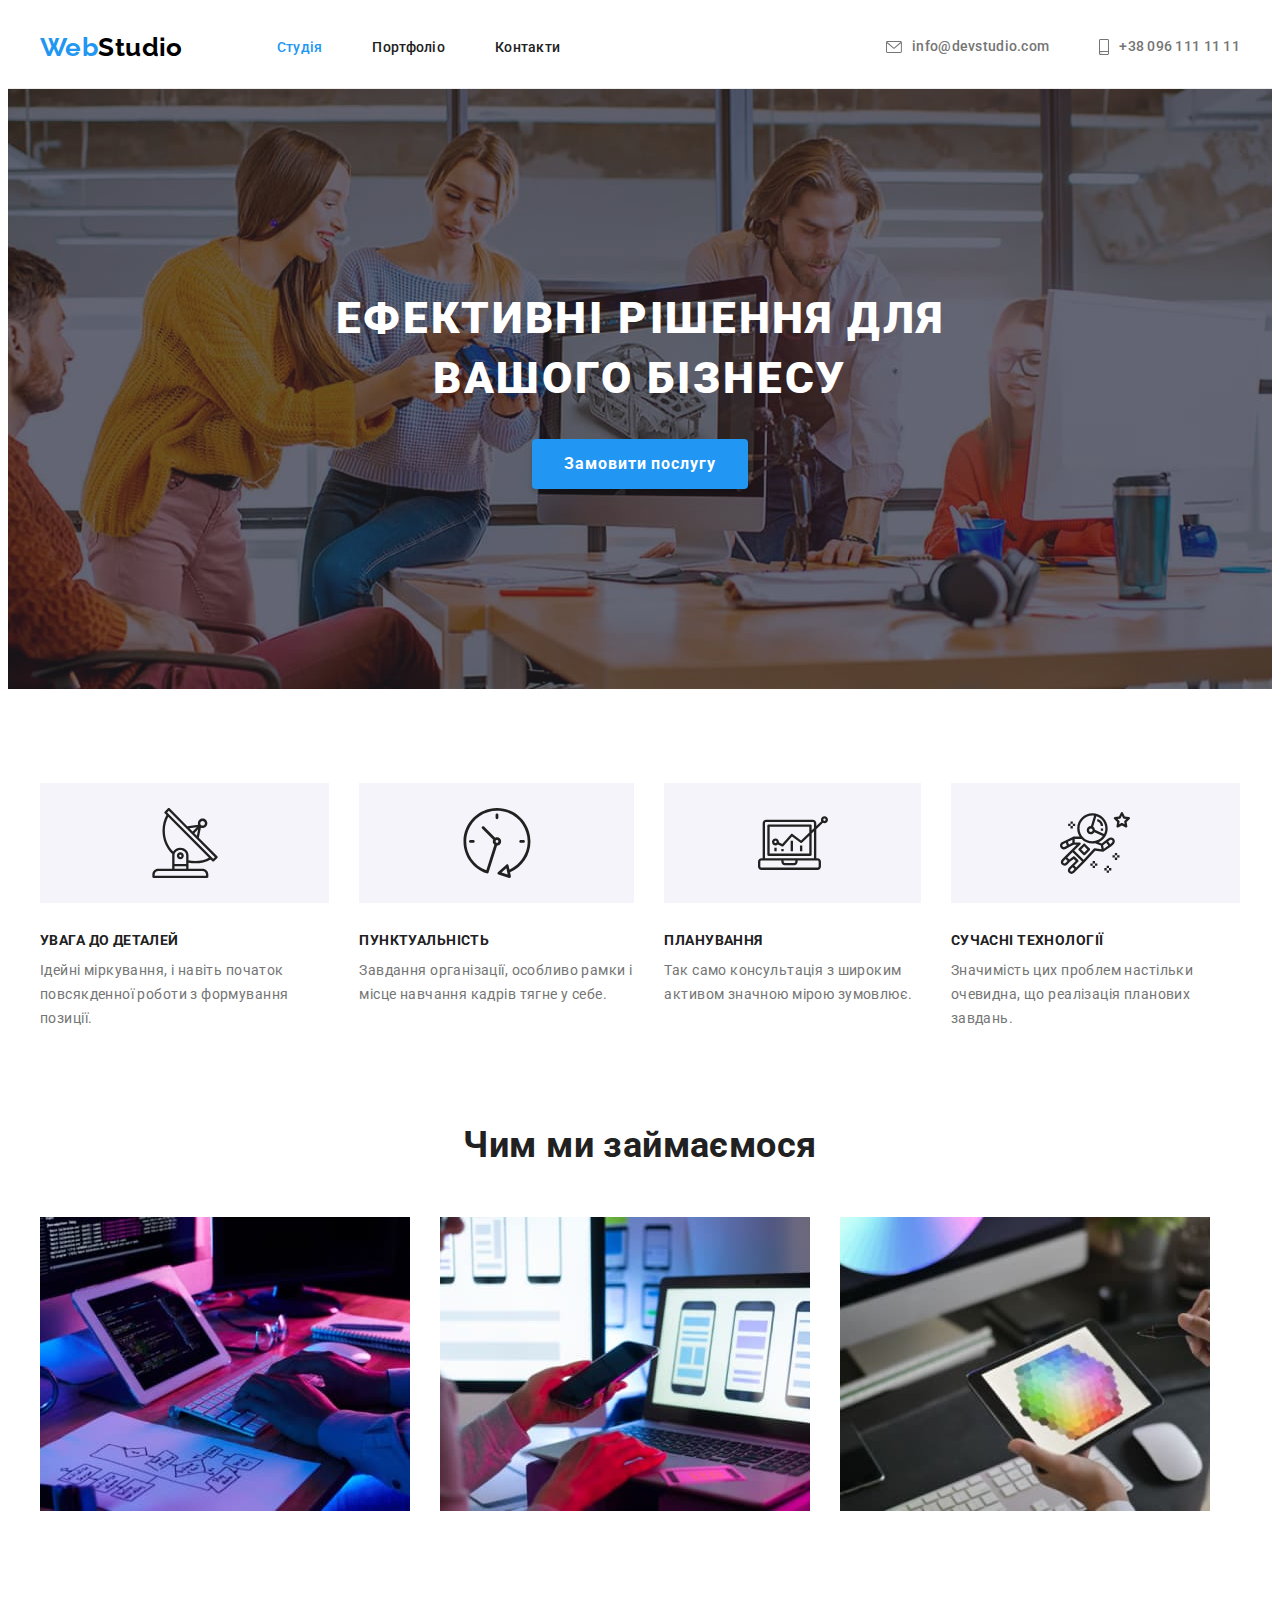
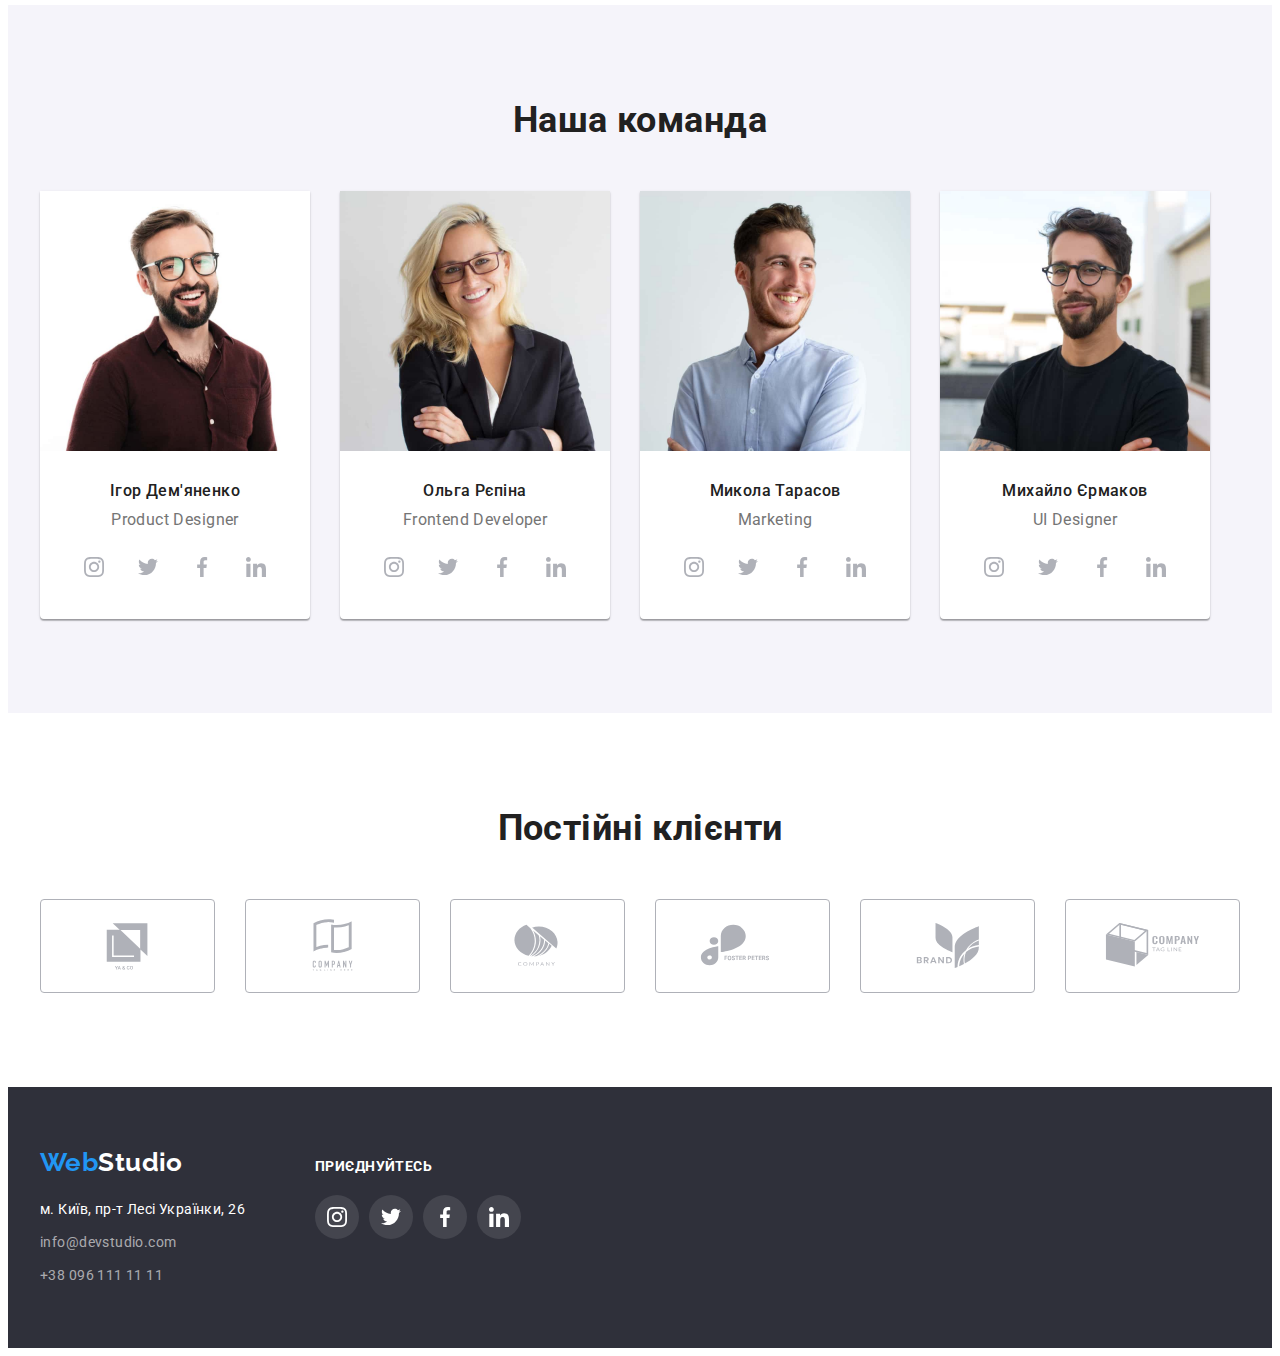
<file: index.html>
<!DOCTYPE html>
<html lang="uk">
  <head>
    <meta charset="UTF-8" />
    <meta http-equiv="X-UA-Compatible" content="IE=edge" />
    <meta name="viewport" content="width=device-width, initial-scale=1.0" />
    <title>Document</title>
    <link rel="preconnect" href="https://fonts.googleapis.com" />
    <link rel="preconnect" href="https://fonts.gstatic.com" crossorigin />
    <link
      href="https://fonts.googleapis.com/css2?family=Raleway:wght@700&family=Roboto:wght@400;500;700;900&display=swap"
      rel="stylesheet"
    />
    <link
      rel="stylesheet"
      href="https://cdnjs.cloudflare.com/ajax/libs/modern-normalize/1.1.0/modern-normalize.min.css"
      integrity="sha512-wpPYUAdjBVSE4KJnH1VR1HeZfpl1ub8YT/NKx4PuQ5NmX2tKuGu6U/JRp5y+Y8XG2tV+wKQpNHVUX03MfMFn9Q=="
      crossorigin="anonymous"
      referrerpolicy="no-referrer"
    />
    <link rel="stylesheet" href="./css/style.css" />
  </head>
  <body>
    <!--Header-->
    <header class="header">
      <div class="container flex-header">
        <nav class="nav-list-logo">
          <a class="logo" href="./index.html" lang="en"
            >Web<span class="logo-black">Studio</span></a
          >
          <ul class="list nav-list">
            <li><a class="nav-item current" href="./index.html">Студія</a></li>
            <li><a class="nav-item" href="./portfolio.html">Портфоліо</a></li>
            <li><a class="nav-item" href="">Контакти</a></li>
          </ul>
        </nav>
            <ul class="list contacs-list">
          <li>
            <div class="li">
               <a class="nav-item contacs nav-icon" href="mailto:info@devstudio.com">  
                <svg class="svg-mail" width="16" height="12">
                <use href="./images/symbol-defs.svg#icon-envelope"></use>
              </svg>
              info@devstudio.com</a
            >
          </div>
          </li>
          <li>
            <div class="li">
            <a class="nav-item contacs nav-icon" href="tel:+380961111111">
              <svg class="svg-tel" width="10" height="16">
                <use href="./images/symbol-defs.svg#icon-smartphone"></use>
              </svg>
              +38 096 111 11 11</a
            >
          </div>
          </li>
        </ul>
      </div>
    </header>
    <!--Main-->
    <main>
      <!--Hero-->
      <section class="hero">
        <div class="container">
          <h1 class="hero-title">Ефективні рішення для вашого бізнесу</h1>
          <button class="button" type="button">Замовити послугу</button>
        </div>
      </section>
      <!--Our advantages-->
      <section class="advantages">
        <div class="container">
        <h2 class="visually-hidden">Наші переваги</h2>
        <ul class="list advantages-list">
          <li class="advantages-item">
            <div class="advantages-link">
              <svg class="advantages-icon" width="70" height="70">
                <use href="./images/symbol-defs.svg#icon-antenna"></use>
              </svg></div>
                     <h3 class="secondary-title">УВАГА ДО ДЕТАЛЕЙ</h3>
            <p class="text">
              Ідейні міркування, і навіть початок повсякденної роботи з
              формування позиції.
            </p>
          </li>
          <li class="advantages-item">
            <div class="advantages-link">
              <svg class="advantages-icon" width="70" height="70">
                <use href="./images/symbol-defs.svg#icon-clock"></use>
              </svg></div>
            <h3 class="secondary-title">ПУНКТУАЛЬНІСТЬ</h3>
            <p class="text">
              Завдання організації, особливо рамки і місце навчання кадрів тягне
              у себе.
            </p>
          </li>
          <li class="advantages-item">
            <div class="advantages-link">
              <svg class="advantages-icon" width="70" height="70">
                <use href="./images/symbol-defs.svg#icon-diagram"></use>
              </svg></div>
            <h3 class="secondary-title">ПЛАНУВАННЯ</h3>
       <p class="text">
              Так само консультація з широким активом значною мірою зумовлює.
            </p>
          </li>
          <li class="advantages-item">
            <div class="advantages-link">
              <svg class="advantages-icon" width="70" height="70">
                <use href="./images/symbol-defs.svg#icon-astronaut"></use>
              </svg></div>
            <h3 class="secondary-title">СУЧАСНІ ТЕХНОЛОГІЇ</h3>
            <p class="text">
              Значимість цих проблем настільки очевидна, що реалізація планових
              завдань.
            </p>
          </li>
        </ul>
      </div>
      </section>
      <!--What do we do?-->
      <section class="examples">
        <div class="container">
        <h2 class="title">Чим ми займаємося</h2>
        <ul class="list examples-list">
          <li>
            <img
              src="./images/desktop.jpg"
              alt="десктопні технології"
              width="370"
              height="294"
            />
          </li>
          <li>
            <img
              src="./images/mobile.jpg"
              alt="мобільні технології"
              width="370"
              height="294"
            />
          </li>
          <li>
            <img
              src="./images/color.jpg"
              alt="глибина кольору"
              width="370"
              height="294"
            />
          </li>
        </ul>
      </section>
      <!--Our team-->
      <section class="team">
      <div class="container">
        <h2 class="title">Наша команда</h2>
        <ul class="list team-list">
          <li class="team-item">
            <img class="team-photo"
              src="./images/Igor.jpg"
              alt="Ігор Дем'яненко"
              width="270"
              height="260"
            />
            <div class="team-inform">
            <h3 class="team-title">Ігор Дем'яненко</h3>
            <p class="team-position">Product Designer</p>
            <ul class="list team-networks">
              <li class="team-networks-item">
                <a class="team-networks-link" href="">
                  <svg class="team-networks-icons" width="20" height="20">
                    <use href="./images/symbol-defs.svg#icon-instagram">
                    </use>
                  </svg>
                </a></li>
                <li class="team-networks-item">
                  <a class="team-networks-link" href="">
                    <svg class="team-networks-icons" width="20" height="20">
                      <use href="./images/symbol-defs.svg#icon-twitter">
                        </use>
                    </svg>
                  </a></li>
                  <li class="team-networks-item">
                    <a class="team-networks-link" href="">
                      <svg class="team-networks-icons" width="20" height="20">
                        <use href="./images/symbol-defs.svg#icon-facebook">
                            </use>
                      </svg>
                    </a></li>
                    <li class="team-networks-item">
                      <a class="team-networks-link" href="">
                        <svg class="team-networks-icons" width="20" height="20">
                          <use href="./images/symbol-defs.svg#icon-linkedin">
                                </use>
                        </svg>
                      </a></li>
            </ul>
          </div>
        </li>
          <li class="team-item">
            <img class="team-photo"
              src="./images/Olga.jpg"
              alt="Ольга Рєпіна"
              width="270"
              height="260"
            />
            <div class="team-inform">
            <h3 class="team-title">Ольга Рєпіна</h3>
            <p class="team-position">Frontend Developer</p>
            <ul class="list team-networks">
              <li class="team-networks-item">
                <a class="team-networks-link" href="">
                  <svg class="team-networks-icons" width="20" height="20">
                    <use href="./images/symbol-defs.svg#icon-instagram">
                    </use>
                  </svg>
                </a></li>
                <li class="team-networks-item">
                  <a class="team-networks-link" href="">
                    <svg class="team-networks-icons" width="20" height="20">
                      <use href="./images/symbol-defs.svg#icon-twitter">
                        </use>
                    </svg>
                  </a></li>
                  <li class="team-networks-item">
                    <a class="team-networks-link" href="">
                      <svg class="team-networks-icons" width="20" height="20">
                        <use href="./images/symbol-defs.svg#icon-facebook">
                            </use>
                      </svg>
                    </a></li>
                    <li class="team-networks-item">
                      <a class="team-networks-link" href="">
                        <svg class="team-networks-icons" width="20" height="20">
                          <use href="./images/symbol-defs.svg#icon-linkedin">
                                </use>
                        </svg>
                      </a></li>
            </ul>
          </div>
        </li>
          <li class="team-item">
            <img class="team-photo"
              src="./images/Mykola.jpg"
              alt="Микола Тарасов"
              width="270"
              height="260"
            />
            <div class="team-inform">
            <h3 class="team-title">Микола Тарасов</h3>
            <p class="team-position">Marketing</p>
            <ul class="list team-networks">
              <li class="team-networks-item">
                <a class="team-networks-link" href="">
                  <svg class="team-networks-icons" width="20" height="20">
                    <use href="./images/symbol-defs.svg#icon-instagram">
                    </use>
                  </svg>
                </a></li>
                <li class="team-networks-item">
                  <a class="team-networks-link" href="">
                    <svg class="team-networks-icons" width="20" height="20">
                      <use href="./images/symbol-defs.svg#icon-twitter">
                        </use>
                    </svg>
                  </a></li>
                  <li class="team-networks-item">
                    <a class="team-networks-link" href="">
                      <svg class="team-networks-icons" width="20" height="20">
                        <use href="./images/symbol-defs.svg#icon-facebook">
                            </use>
                      </svg>
                    </a></li>
                    <li class="team-networks-item">
                      <a class="team-networks-link" href="">
                        <svg class="team-networks-icons" width="20" height="20">
                          <use href="./images/symbol-defs.svg#icon-linkedin">
                                </use>
                        </svg>
                      </a></li>
            </ul>
          </div>
        </li>
          <li class="team-item">
            <img class="team-photo"
              src="./images/Myhailo.jpg"
              alt="Михайло Єрмаков"
              width="270"
              height="260"
            />
            <div class="team-inform">
            <h3 class="team-title">Михайло Єрмаков</h3>
            <p class="team-position">UI Designer</p>
            <ul class="list team-networks">
              <li class="team-networks-item">
                <a class="team-networks-link" href="">
                  <svg class="team-networks-icons" width="20" height="20">
                    <use href="./images/symbol-defs.svg#icon-instagram">
                    </use>
                  </svg>
                </a></li>
                <li class="team-networks-item">
                  <a class="team-networks-link" href="">
                    <svg class="team-networks-icons" width="20" height="20">
                      <use href="./images/symbol-defs.svg#icon-twitter">
                        </use>
                    </svg>
                  </a></li>
                  <li class="team-networks-item">
                    <a class="team-networks-link" href="">
                      <svg class="team-networks-icons" width="20" height="20">
                        <use href="./images/symbol-defs.svg#icon-facebook">
                            </use>
                      </svg>
                    </a></li>
                    <li class="team-networks-item">
                      <a class="team-networks-link" href="">
                        <svg class="team-networks-icons" width="20" height="20">
                          <use href="./images/symbol-defs.svg#icon-linkedin">
                                </use>
                        </svg>
                      </a></li>
            </ul>
          </div>
        </li>
        </ul>
      </div>
      </section>
      <!-- Customers -->
      <section class="customers">
        <div class="container">
          <h2 class="title">Постійні клієнти</h2>
          <ul class="list customers-list">
            <li class="customers-button">
              <a class="customers-link" href="">
              <svg class="customers-icon" width="106" height="60">
                <use href="./images/symbol-defs.svg#icon-Logo-5"></use>
              </svg></a>
            </li>
            <li class="customers-button">
              <a class="customers-link" href="">
              <svg class="customers-icon" width="106" height="60"><use href="./images/symbol-defs.svg#icon-Logo-4"></use>
              </svg></a>
            </li>
            <li class="customers-button">
              <a class="customers-link" href="">
              <svg class="customers-icon" width="106" height="60"><use href="./images/symbol-defs.svg#icon-Logo-3"></use>
              </svg></a>
            </li>
            <li class="customers-button">
              <a class="customers-link" href="">
              <svg class="customers-icon" width="106" height="60"><use href="./images/symbol-defs.svg#icon-Logo-6"></use>
              </svg></a>
            </li>
            <li class="customers-button">
              <a class="customers-link" href="">
              <svg class="customers-icon" width="106" height="60"><use href="./images/symbol-defs.svg#icon-Logo-1"></use>
              </svg></a>
            </li>
            <li class="customers-button">
              <a class="customers-link" href="">
              <svg class="customers-icon" width="106" height="60"><use href="./images/symbol-defs.svg#icon-Logo-2"></use>
              </svg></a>
            </li>
          </ul>
        </div>
      </section>
    </main>
    <!--Footer-->
    <footer class="footer">
      <div class="container footer-flex">
        <div>
        <a class="logo logo-footer" href="./index.html" lang="en"
        >Web<span class="logo-white">Studio</span></a
      >
      <address class="address">
        <a
          class="address-item"
          href="https://goo.gl/maps/dqY5QBXwFPovs5Bk7"
          target="_blank"
          rel="noopener noreferrer nofollow"
        >
          м. Київ, пр-т Лесі Українки, 26</a
        >
        <ul class="list ">
          <li class="footer-address-list">
            <a class="address-list-item" href="mailto:info@devstudio.com"
              >info@devstudio.com</a
            >
          </li>
          <li class="footer-address-list">
            <a class="address-list-item" href="tel:+380961111111"
              >+38 096 111 11 11</a
            >
          </li>
        </ul>
      </address>
      </div>
    <div class="join-content">
      <p class="join">приєднуйтесь</p>
      <ul class="list join-list">
        <li class="join-item">
          <a class="join-link" href="">
            <svg class="join-icon"  width="20" height="20">
              <use href="./images/symbol-defs.svg#icon-instagram" 
            ></use>
            </svg>
          </a></li>
        <li class="join-item">
          <a class="join-link" href="">
            <svg class="join-icon"  width="20" height="20">
              <use href="./images/symbol-defs.svg#icon-twitter" 
            ></use>
            </svg>
        </a></li>
        <li class="join-item">
          <a class="join-link" href="">
            <svg class="join-icon"  width="20" height="20">
              <use href="./images/symbol-defs.svg#icon-facebook" 
            ></use>
            </svg>
        </a></li>
        <li class="join-item">
          <a class="join-link" href="">
            <svg class="join-icon"  width="20" height="20">
              <use href="./images/symbol-defs.svg#icon-linkedin" 
            ></use>
            </svg>
        </a></li>
      </ul>
    </div>
  </div>
    </footer>
  </body>
</html>
</file>
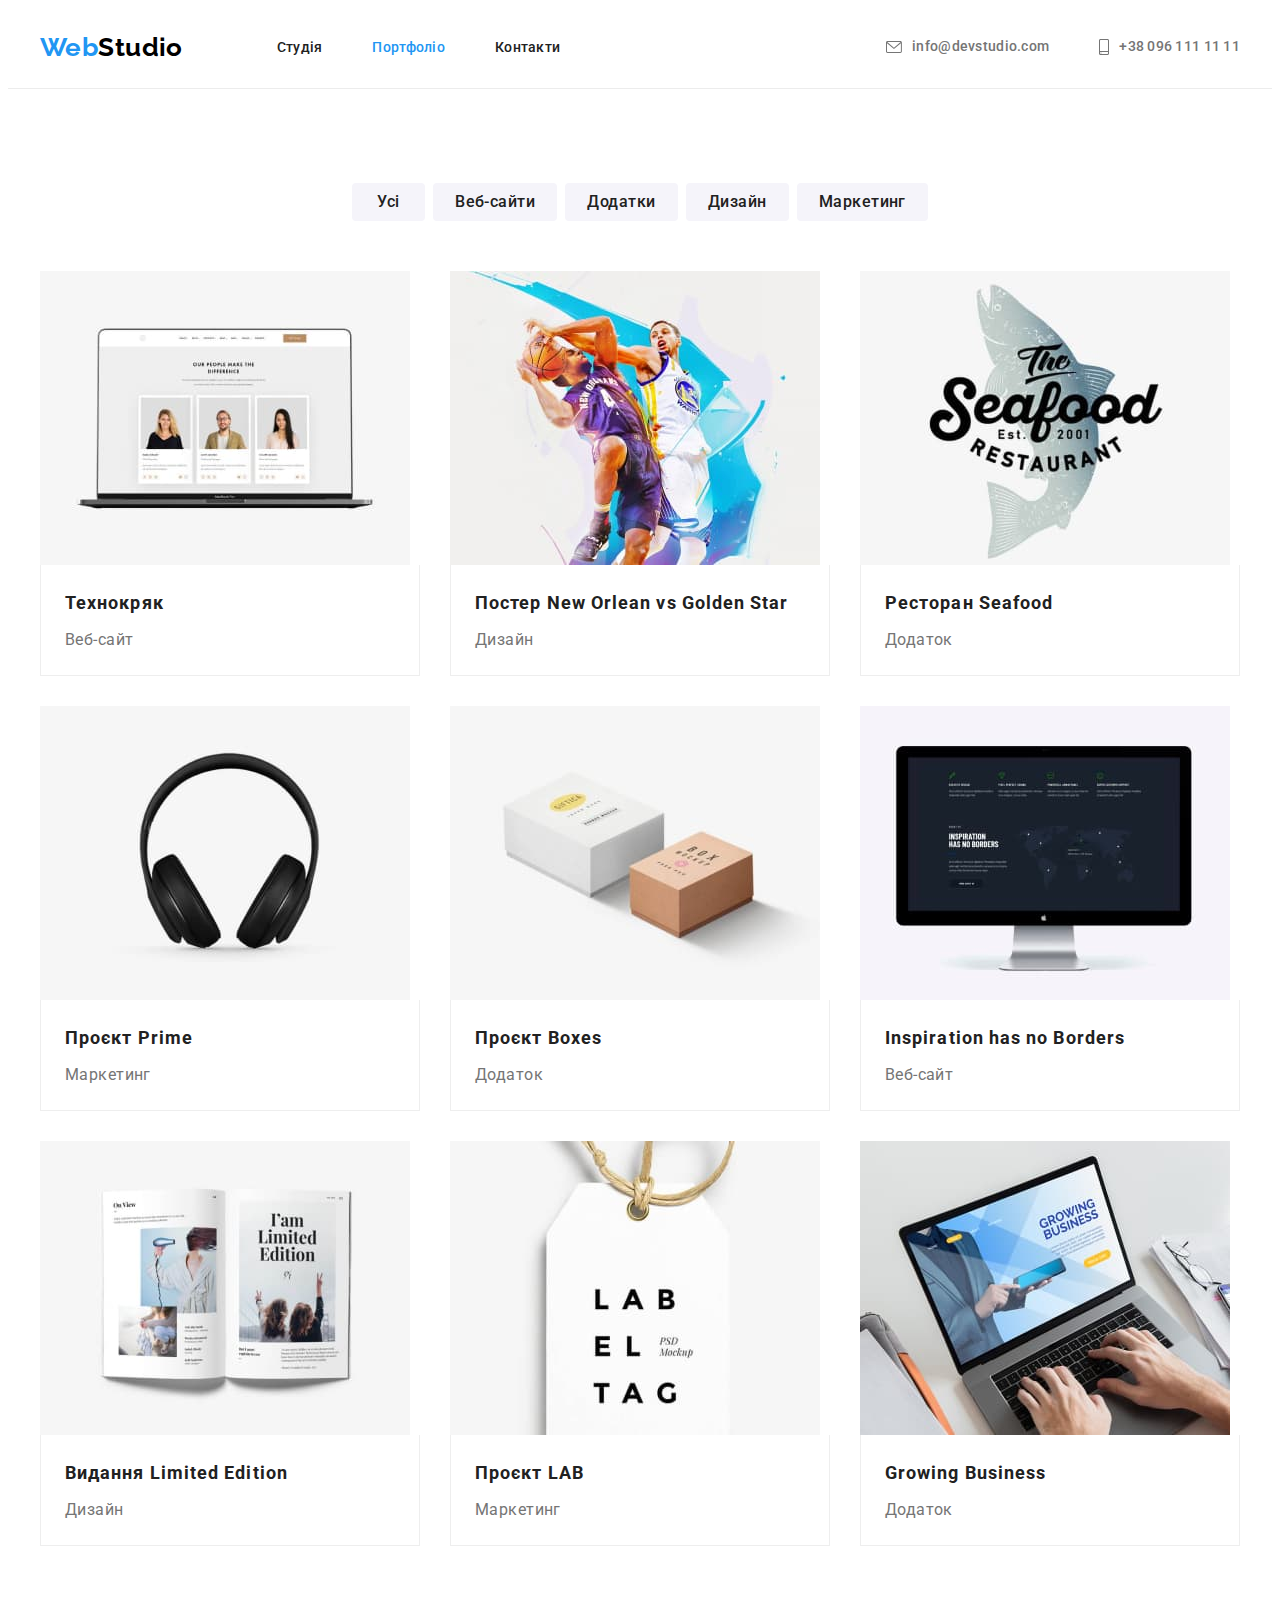
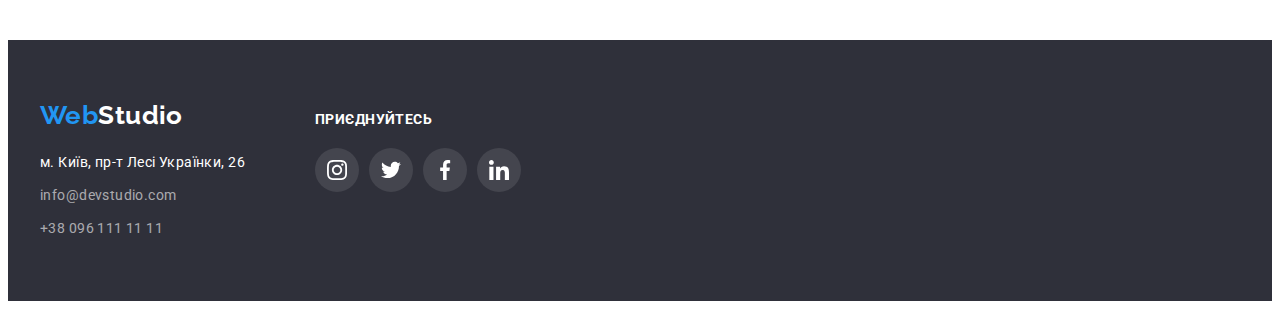
<file: portfolio.html>
<!DOCTYPE html>
<html lang="uk">
  <head>
    <meta charset="UTF-8" />
    <meta http-equiv="X-UA-Compatible" content="IE=edge" />
    <meta name="viewport" content="width=device-width, initial-scale=1.0" />
    <title>Document</title>
    <link rel="preconnect" href="https://fonts.googleapis.com" />
    <link rel="preconnect" href="https://fonts.gstatic.com" crossorigin />
    <link
      href="https://fonts.googleapis.com/css2?family=Raleway:wght@700&family=Roboto:wght@400;500;700;900&display=swap"
      rel="stylesheet"
    />
    <link
      rel="stylesheet"
      href="https://cdnjs.cloudflare.com/ajax/libs/modern-normalize/1.1.0/modern-normalize.min.css"
      integrity="sha512-wpPYUAdjBVSE4KJnH1VR1HeZfpl1ub8YT/NKx4PuQ5NmX2tKuGu6U/JRp5y+Y8XG2tV+wKQpNHVUX03MfMFn9Q=="
      crossorigin="anonymous"
      referrerpolicy="no-referrer"
    />
    <link rel="stylesheet" href="./css/style.css" />
  </head>
  <body>
    <!--Header-->
    <header class="header">
      <div class="container flex-header">
        <nav class="nav-list-logo">
          <a class="logo" href="./index.html" lang="en"
            >Web<span class="logo-black">Studio</span></a
          >
          <ul class="list nav-list">
            <li><a class="nav-item" href="./index.html">Студія</a></li>
            <li>
              <a class="nav-item current" href="./portfolio.html">Портфоліо</a>
            </li>
            <li><a class="nav-item" href="">Контакти</a></li>
          </ul>
        </nav>
        <ul class="list contacs-list">
          <li>
            <div class="li">
              <a
                class="nav-item contacs nav-icon"
                href="mailto:info@devstudio.com"
              >
                <svg class="svg-mail" width="16px" height="12px">
                  <use href="./images/symbol-defs.svg#icon-envelope"></use>
                </svg>
                info@devstudio.com</a
              >
            </div>
          </li>
          <li>
            <div class="li">
              <a class="nav-item contacs nav-icon" href="tel:+380961111111">
                <svg class="svg-tel" width="10px" height="16px">
                  <use href="./images/symbol-defs.svg#icon-smartphone"></use>
                </svg>
                +38 096 111 11 11</a
              >
            </div>
          </li>
        </ul>
      </div>
    </header>
    <!-- Main -->
    <main>
      <section class="portfolio">
        <div class="container">
          <h1 class="visually-hidden">Наші проєкти</h1>
          <ul class="list portfolio-button-list">
            <li><button class="portfolio-button" type="button">Усі</button></li>
            <li>
              <button class="portfolio-button" type="button">Веб-сайти</button>
            </li>
            <li>
              <button class="portfolio-button" type="button">Додатки</button>
            </li>
            <li>
              <button class="portfolio-button" type="button">Дизайн</button>
            </li>
            <li>
              <button class="portfolio-button" type="button">Маркетинг</button>
            </li>
          </ul>
          <ul class="list portfolio-list">
            <li class="portfolio-item">
              <a class="portfolio-card" href="">
                <img
                  class="portfolio-photo"
                  src="./images/portfolio/img1.jpg"
                  alt="технокряк"
                  width="370"
                  height="294"
                />
                <div class="portfolio-inform">
                  <h2 class="portfolio-title">Технокряк</h2>
                  <p class="portfolio-text">Веб-сайт</p>
                </div>
              </a>
            </li>
            <li class="portfolio-item">
              <a class="portfolio-card" href="">
                <img
                  class="portfolio-photo"
                  src="./images/portfolio/img2.jpg"
                  alt="постер"
                  width="370"
                  height="294"
                />
                <div class="portfolio-inform">
                  <h2 class="portfolio-title">
                    Постер New Orlean vs Golden Star
                  </h2>
                  <p class="portfolio-text">Дизайн</p>
                </div>
              </a>
            </li>
            <li class="portfolio-item">
              <a class="portfolio-card" href="">
                <img
                  class="portfolio-photo"
                  src="./images/portfolio/img3.jpg"
                  alt="ресторан"
                  width="370"
                  height="294"
                />
                <div class="portfolio-inform">
                  <h2 class="portfolio-title">Ресторан Seafood</h2>
                  <p class="portfolio-text">Додаток</p>
                </div>
              </a>
            </li>
            <li class="portfolio-item">
              <a class="portfolio-card" href="">
                <img
                  class="portfolio-photo"
                  src="./images/portfolio/img4.jpg"
                  alt="проєкт"
                  width="370"
                  height="294"
                />
                <div class="portfolio-inform">
                  <h2 class="portfolio-title">Проєкт Prime</h2>
                  <p class="portfolio-text">Маркетинг</p>
                </div>
              </a>
            </li>
            <li class="portfolio-item">
              <a class="portfolio-card" href="">
                <img
                  class="portfolio-photo"
                  src="./images/portfolio/img5.jpg"
                  alt="проєкт"
                  width="370"
                  height="294"
                />
                <div class="portfolio-inform">
                  <h2 class="portfolio-title">Проєкт Boxes</h2>
                  <p class="portfolio-text">Додаток</p>
                </div>
              </a>
            </li>
            <li class="portfolio-item">
              <a class="portfolio-card" href="">
                <img
                  class="portfolio-photo"
                  src="./images/portfolio/img6.jpg"
                  alt="вебсайт"
                  width="370"
                  height="294"
                />
                <div class="portfolio-inform">
                  <h2 class="portfolio-title">Inspiration has no Borders</h2>
                  <p class="portfolio-text">Веб-сайт</p>
                </div>
              </a>
            </li>
            <li class="portfolio-item">
              <a class="portfolio-card" href="">
                <img
                  class="portfolio-photo"
                  src="./images/portfolio/img7.jpg"
                  alt="видання"
                  width="370"
                  height="294"
                />
                <div class="portfolio-inform">
                  <h2 class="portfolio-title">Видання Limited Edition</h2>
                  <p class="portfolio-text">Дизайн</p>
                </div>
              </a>
            </li>
            <li class="portfolio-item">
              <a class="portfolio-card" href="">
                <img
                  class="portfolio-photo"
                  src="./images/portfolio/img8.jpg"
                  alt="проєкт"
                  width="370"
                  height="294"
                />
                <div class="portfolio-inform">
                  <h2 class="portfolio-title">Проєкт LAB</h2>
                  <p class="portfolio-text">Маркетинг</p>
                </div>
              </a>
            </li>
            <li class="portfolio-item">
              <a class="portfolio-card" href="">
                <img
                  class="portfolio-photo"
                  src="./images/portfolio/img9.jpg"
                  alt="додаток"
                  width="370"
                  height="294"
                />
                <div class="portfolio-inform">
                  <h2 class="portfolio-title">Growing Business</h2>
                  <p class="portfolio-text">Додаток</p>
                </div>
              </a>
            </li>
          </ul>
        </div>
      </section>
    </main>
    <!--Footer-->
    <footer class="footer">
      <div class="container footer-flex">
        <div>
          <a class="logo logo-footer" href="./index.html" lang="en"
            >Web<span class="logo-white">Studio</span></a
          >
          <address class="address">
            <a
              class="address-item"
              href="https://goo.gl/maps/dqY5QBXwFPovs5Bk7"
              target="_blank"
              rel="noopener noreferrer nofollow"
            >
              м. Київ, пр-т Лесі Українки, 26</a
            >
            <ul class="list">
              <li class="footer-address-list">
                <a class="address-list-item" href="mailto:info@devstudio.com"
                  >info@devstudio.com</a
                >
              </li>
              <li class="footer-address-list">
                <a class="address-list-item" href="tel:+380961111111"
                  >+38 096 111 11 11</a
                >
              </li>
            </ul>
          </address>
        </div>
        <div class="join-content">
          <p class="join">приєднуйтесь</p>
          <ul class="list join-list">
            <li class="join-item">
              <a class="join-link" href="">
                <svg class="join-icon" width="20px" height="20px">
                  <use href="./images/symbol-defs.svg#icon-instagram"></use>
                </svg>
              </a>
            </li>
            <li class="join-item">
              <a class="join-link" href="">
                <svg class="join-icon" width="20px" height="20px">
                  <use href="./images/symbol-defs.svg#icon-twitter"></use>
                </svg>
              </a>
            </li>
            <li class="join-item">
              <a class="join-link" href="">
                <svg class="join-icon" width="20px" height="20px">
                  <use href="./images/symbol-defs.svg#icon-facebook"></use>
                </svg>
              </a>
            </li>
            <li class="join-item">
              <a class="join-link" href="">
                <svg class="join-icon" width="20px" height="20px">
                  <use href="./images/symbol-defs.svg#icon-linkedin"></use>
                </svg>
              </a>
            </li>
          </ul>
        </div>
      </div>
    </footer>
  </body>
</html>
</file>
<file: css/style.css>
:root {
    --main-color: #757575;
    --title-color: #212121;
    --accent-color: #2196F3;
    --white-color: #FFFFFF;
    --background-color: #2F303A;
    --secondary-babackground-color: #F5F4FA;
    --card-background: #FFFFFF;
    --icon-color: #AFB1B8;
}

p,
h1,
h2,
h3,
h4,
h5,
h6 {
    margin: 0;
}

ul,
ol {
    margin: 0;
    padding-left: 0;
}

button {
    cursor: pointer;
}

address {
    font-style: normal;
}

img {
    display: block;
}



body {
    font-family: 'Roboto', sans-serif;
    font-weight: 400;
    font-size: 14px;
    line-height: 1.71;
    letter-spacing: 0.03em;

    color: var(--main-color);
    background-color: var(--white-color);
}


.container {
    width: 1200px;
    padding-left: 15px;
    padding-right: 15px;
    margin: 0 auto;
}

/* Header */
.header {
    padding-top: 24px;
    padding-bottom: 25px;
    border-bottom: 1px solid #ECECEC;
}


.logo {
    display: inline-block;

    font-family: 'Raleway', sans-serif;
    font-weight: 700;
    font-size: 26px;
    line-height: 1.19;
    text-decoration: none;

    color: var(--accent-color);

    margin-right: 94px;

}

.logo-black {
    color: #000000;
}

.list {
    list-style: none;
}

.nav-list {
    display: flex;
    gap: 50px;
}

.contacs-list {
    display: flex;
    gap: 50px;
    margin-left: auto;
}

.nav-list-logo {
    display: flex;
    align-items: center;
}

.flex-header {
    display: flex;
    align-items: center;
}

.nav-item {
    font-family: inherit;
    font-weight: 500;
    line-height: 1.14;
    letter-spacing: 0.02em;
    text-decoration: none;

    color: var(--title-color);
}

.nav-item:hover,
.nav-item:focus {
    color: var(--accent-color);
}

.contacs {
    color: var(--main-color);
}


.nav-icon {
    display: flex;
    align-content: center;
    align-items: center;
    justify-content: center;
    gap: 10px;
}

.current {
    color: var(--accent-color);
}



.svg-mail,
.svg-tel {
    fill: var(--main-color);
}


.li {
    text-decoration: none;
    display: flex;
    align-content: center;
    align-items: center;
    justify-content: center;
    gap: 10px;
}


.nav-item:hover .svg-mail,
.nav-item:focus .svg-mail {
    fill: var(--accent-color);
}

.nav-item:hover .svg-tel,
.nav-item:focus .svg-tel {
    fill: var(--accent-color);
}



/* Hero */

.hero {
    background-color: var(--background-color);
    background-image: linear-gradient(rgba(47, 48, 58, 0.4), rgba(47, 48, 58, 0.4)), url(../images/hero-bg.jpg);
    background-repeat: no-repeat;
    background-position: center;
    background-size: cover;
    text-align: center;
    padding-top: 200px;
    padding-bottom: 200px;
    max-width: 1600px;
    margin-left: auto;
    margin-right: auto;
}

.hero-title {
    font-weight: 900;
    font-size: 44px;
    line-height: 1.36;
    text-align: center;
    letter-spacing: 0.06em;
    text-transform: uppercase;

    color: var(--white-color);

    margin-bottom: 30px;
    margin-left: auto;
    margin-right: auto;

    max-width: 696px;
}

.button {
    font-family: inherit;
    font-weight: 700;
    font-size: 16px;
    line-height: 1.88;
    letter-spacing: 0.06em;
    cursor: pointer;
    border: none;
    border-radius: 4px;
    box-shadow: 0px 4px 4px rgba(0, 0, 0, 0.15);

    color: var(--white-color);
    background-color: var(--accent-color);
    padding: 10px 32px;

}


/* Our advantages */


.advantages {
    padding-top: 94px;
    padding-bottom: 94px;
}


.visually-hidden {
    position: absolute;
    width: 1px;
    height: 1px;
    margin: -1px;
    border: 0;
    padding: 0;

    white-space: nowrap;
    clip-path: inset(100%);
    clip: rect(0 0 0 0);
    overflow: hidden;
}

.advantages-list {
    display: flex;
    gap: 30px;
}

.advantages-link {
    display: flex;
    justify-content: center;
    align-items: center;
    height: 120px;
    background-color: var(--secondary-babackground-color);
    margin-bottom: 30px;
}

.advantages-icon {
    fill: var(--title-color);
}


.advantages-item {
    background-position: center;

}

.secondary-title {
    font-size: 14px;
    line-height: 1.14;
    text-transform: uppercase;

    color: var(--title-color);
    margin-bottom: 10px;
}


/* What do we do? */

.examples {
    text-align: center;
    padding-bottom: 94px;
}


.title {
    font-size: 36px;
    line-height: 1.17;

    color: var(--title-color);
    margin-bottom: 50px;
}

.examples-list {
    display: flex;
    gap: 30px;
}


/* Our team */

.team {
    background: var(--secondary-babackground-color);
    text-align: center;
    padding-top: 94px;
    padding-bottom: 94px;
}

.team-list {
    display: flex;
    gap: 30px;
}


.team-item {
    width: calc((100%-90px)/4);

    background: var(--card-background);

    box-shadow: 0px 1px 3px rgba(0, 0, 0, 0.12),
        0px 1px 1px rgba(0, 0, 0, 0.14),
        0px 2px 1px rgba(0, 0, 0, 0.2);
    border-radius: 0px 0px 4px 4px;
}



.team-inform {
    padding-top: 30px;
    padding-bottom: 30px;
}

.team-title {
    font-weight: 500;
    font-size: 16px;
    line-height: 1.19;

    color: var(--title-color);
    margin-bottom: 10px;
}

.team-position {
    font-size: 16px;
    line-height: 1.19;
}

.team-networks {
    display: flex;
    align-items: center;
    justify-content: center;
    gap: 10px;
    margin-top: 16px;
}

.team-networks-link {
    width: 44px;
    height: 44px;
    border-radius: 50%;
    color: var(--white-color);
    display: flex;
    align-items: center;
    justify-content: center;
    color: var(--icon-color);
}

.team-networks-icons {
    fill: currentColor;
}

.team-networks-link:hover,
.team-networks-link:focus {
    background-color: #2196F3;
    color: var(--white-color);
}



/* Customers */

.customers {
    text-align: center;
    padding-top: 94px;
    padding-bottom: 94px;
}

.customers-list {
    display: flex;
    gap: 30px;
}

.customers-button {
    display: block;
    width: 170px;
    height: 92px;
    border: 1px solid var(--icon-color);
    /* padding: 16px 32px; */
    border-radius: 4px;
    width: calc((100% - 150px) / 6);
}


.customers-link {
    display: flex;
    justify-content: center;
    align-items: center;
    width: 100%;
    height: 100%;
    color: var(--icon-color);
}

.customers-icon {
    fill: currentColor;
}

.customers-button:hover,
.customers-button:focus {
    border-color: var(--accent-color);
}

.customers-button:hover .customers-link,
.customers-button:focus .customers-link {
    color: var(--accent-color);


}


/* Footer */

.footer {
    background-color: var(--background-color);
    padding-top: 60px;
    padding-bottom: 60px;
}

.logo-footer {
    margin-bottom: 20px;
    margin-right: 0;
}

.logo-white {
    color: var(--white-color);
}


.address-item,
.address-list-item {
    text-decoration: none;
    font-style: normal;

    color: var(--white-color);
}


.footer-address-list {
    margin-top: 9px;
}

.address-list-item {
    color: rgba(255, 255, 255, 0.6);
}

.address-item:hover,
.address-item:focus,
.address-list-item:hover,
.address-list-item:focus {
    color: var(--accent-color);
}

.join-list {
    display: flex;
    justify-content: center;
    align-items: center;
    gap: 10px;
}

.join {
    color: var(--white-color);
    font-weight: 700;
    line-height: 1.14;
    text-transform: uppercase;
    margin-bottom: 20px;
    /* -webkit-text-stroke: 1px #000000;
    text-shadow: 0px 4px 4px rgba(0, 0, 0, 0.25); */
}

.join-link {
    display: flex;
    justify-content: center;
    align-items: center;
    width: 44px;
    height: 44px;
    border-radius: 50%;
    background-color: rgba(255, 255, 255, 0.1);
    color: var(--white-color);
}

.join-icon {
    fill: currentColor;
}

.join-link:hover,
.join-link:focus {
    background-color: var(--accent-color);
}

.footer-flex {
    display: flex;
    align-items: baseline;
    gap: 70px;

}

/* Portfolio */

.portfolio {
    padding-top: 94px;
    padding-bottom: 94px;
}

.portfolio-button-list {
    margin-bottom: 50px;
    display: flex;
    gap: 8px;
    justify-content: center;
}


.portfolio-button {
    font-family: inherit;
    font-weight: 500;
    font-size: 16px;
    line-height: 1.62;
    letter-spacing: 0.03em;
    border: 1px transparent;
    border-radius: 4px;
    cursor: pointer;

    color: var(--title-color);
    background-color: var(--secondary-babackground-color);

    padding: 6px 22px;
    min-width: 73px;
}

.portfolio-button:hover,
.portfolio-button:focus {
    background-color: var(--accent-color);
    color: var(--white-color);

    box-shadow: 0px 3px 1px rgba(0, 0, 0, 0.1), 0px 1px 2px rgba(0, 0, 0, 0.08), 0px 2px 2px rgba(0, 0, 0, 0.12);
}

.portfolio-item {
    width: calc((100% - 60px) / 3);
}

.portfolio-list {
    display: flex;
    flex-wrap: wrap;
    gap: 30px;
}

.portfolio-card {
    display: block;
    text-decoration: none;
}

.portfolio-inform {
    padding: 20px 24px;
    border-left: 1px solid #EEEEEE;
    border-right: 1px solid #EEEEEE;
    border-bottom: 1px solid #EEEEEE;
}

.portfolio-title {
    font-size: 18px;
    line-height: 2;
    letter-spacing: 0.06em;

    color: var(--title-color);

    margin-bottom: 4px;
}

.portfolio-text {
    color: var(--main-color);
    font-size: 16px;
    line-height: 1.88;
}

.portfolio-card:hover,
.portfolio-card:focus {
    box-shadow: 0px 1px 1px rgba(0, 0, 0, 0.12), 0px 4px 4px rgba(0, 0, 0, 0.06), 1px 4px 6px rgba(0, 0, 0, 0.16);
}
</file>
